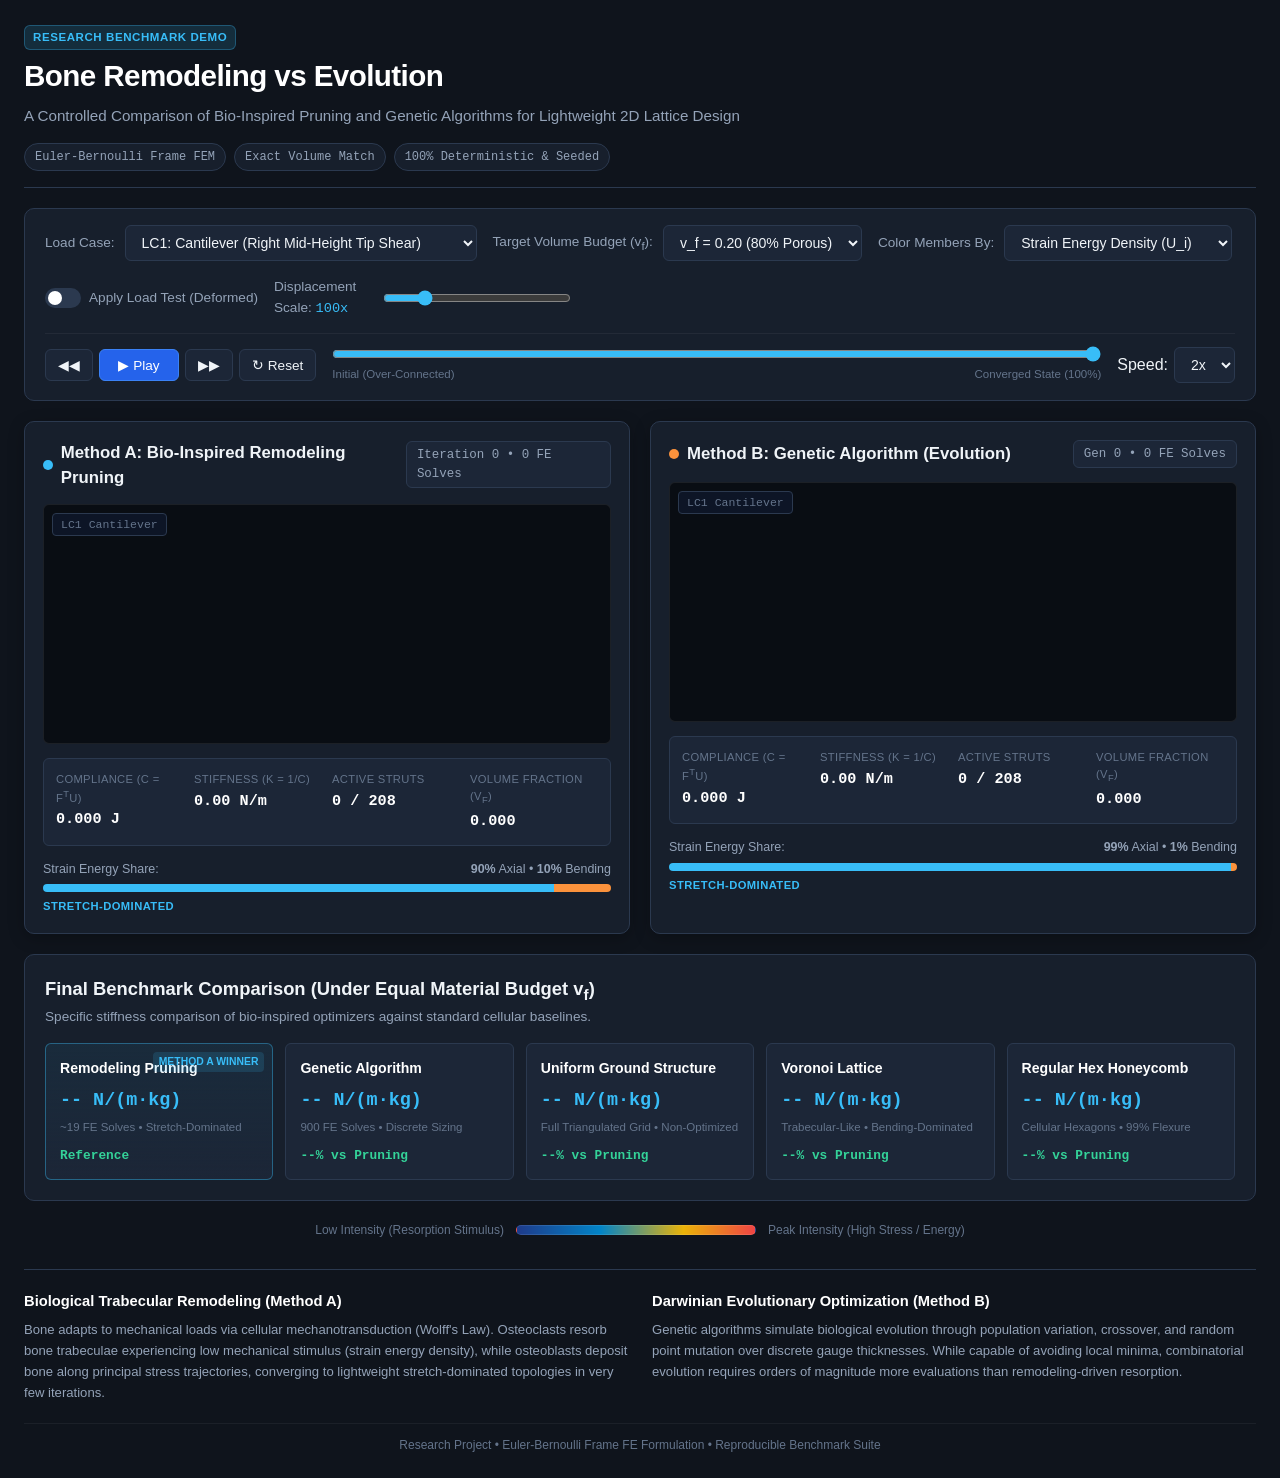
<file: index.html>
<!DOCTYPE html>
<html lang="en">
<head>
  <meta charset="UTF-8">
  <meta http-equiv="refresh" content="0; url=demo/index.html">
  <title>Lattice-Bio: Bone Remodeling vs Evolution</title>
</head>
<body>
  <p>Redirecting to the <a href="demo/index.html">Lattice-Bio Interactive Web Demonstration</a>...</p>
</body>
</html>
</file>
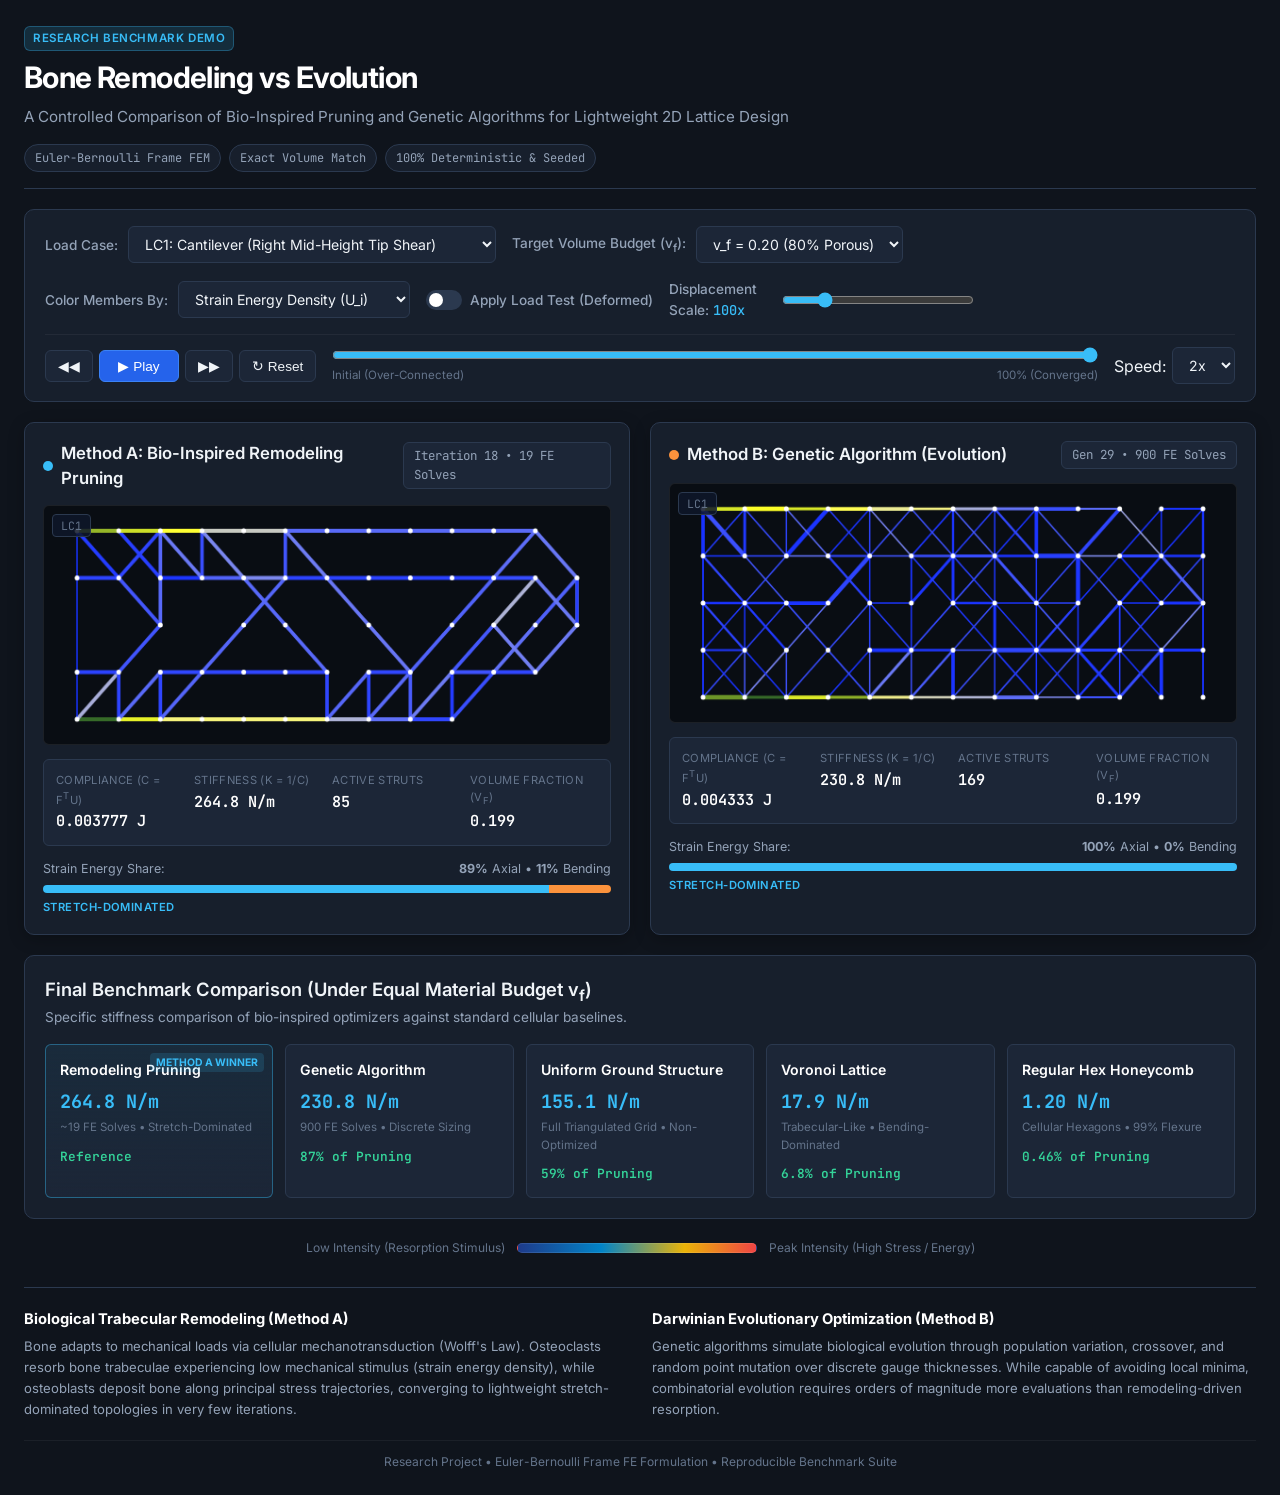
<file: demo/index.html>
<!DOCTYPE html>
<html lang="en">
<head>
  <meta charset="UTF-8">
  <meta name="viewport" content="width=device-width, initial-scale=1.0">
  <title>Bone Remodeling vs Evolution: Lightweight 2D Lattice Benchmark</title>
  <link rel="stylesheet" href="style.css">
  <link rel="preconnect" href="https://fonts.googleapis.com">
  <link rel="preconnect" href="https://fonts.gstatic.com" crossorigin>
  <link href="https://fonts.googleapis.com/css2?family=Inter:wght@300;400;500;600;700&family=JetBrains+Mono:wght@400;500;600&display=swap" rel="stylesheet">
</head>
<body>
  <div class="app-container">
    <!-- Top Header -->
    <header class="app-header">
      <div class="header-content">
        <div class="title-group">
          <span class="badge">Research Benchmark Demo</span>
          <h1>Bone Remodeling vs Evolution</h1>
          <p class="subtitle">A Controlled Comparison of Bio-Inspired Pruning and Genetic Algorithms for Lightweight 2D Lattice Design</p>
        </div>
        <div class="meta-badges">
          <span class="tag">Euler-Bernoulli Frame FEM</span>
          <span class="tag">Exact Volume Match</span>
          <span class="tag">100% Deterministic & Seeded</span>
        </div>
      </div>
    </header>

    <!-- Global Controls Toolbar -->
    <section class="toolbar-section">
      <div class="control-row">
        <!-- Load Case Selection -->
        <div class="control-group">
          <label for="loadCaseSelect">Load Case:</label>
          <select id="loadCaseSelect">
            <option value="LC1">LC1: Cantilever (Right Mid-Height Tip Shear)</option>
            <option value="LC2">LC2: Simply Supported (Top Central Load)</option>
            <option value="LC3">LC3: Compression Block (Distributed Downward)</option>
          </select>
        </div>

        <!-- Volume Fraction Selection -->
        <div class="control-group">
          <label for="vfSelect">Target Volume Budget (v<sub>f</sub>):</label>
          <select id="vfSelect">
            <option value="0.2">v_f = 0.20 (80% Porous)</option>
            <option value="0.3">v_f = 0.30 (70% Porous)</option>
            <option value="0.4">v_f = 0.40 (60% Porous)</option>
          </select>
        </div>

        <!-- Color Map Mode -->
        <div class="control-group">
          <label for="colorModeSelect">Color Members By:</label>
          <select id="colorModeSelect">
            <option value="energy">Strain Energy Density (U_i)</option>
            <option value="stress">Peak Normal Stress (σ_max)</option>
            <option value="thickness">Cross-Section Thickness (t)</option>
          </select>
        </div>

        <!-- Load Test / Deformed View Toggle -->
        <div class="control-group toggle-group">
          <label class="switch-label">
            <input type="checkbox" id="deformToggle">
            <span class="slider"></span>
            <span class="label-text">Apply Load Test (Deformed)</span>
          </label>
        </div>

        <!-- Deformation Scale Slider -->
        <div class="control-group scale-group" id="scaleControlGroup">
          <label for="defScaleSlider">Displacement Scale: <span id="scaleValue">100x</span></label>
          <input type="range" id="defScaleSlider" min="1" max="500" value="100">
        </div>
      </div>

      <!-- Playback Timeline Controls -->
      <div class="timeline-row">
        <div class="playback-buttons">
          <button id="btnStepBack" title="Step Back (Previous Iteration)">&#9664;&#9664;</button>
          <button id="btnPlayPause" class="btn-primary" title="Play / Pause Replay">&#9654; Play</button>
          <button id="btnStepForward" title="Step Forward (Next Iteration)">&#9654;&#9654;</button>
          <button id="btnReset" title="Reset to Initial State">&#8635; Reset</button>
        </div>

        <div class="scrubber-container">
          <input type="range" id="timelineScrubber" min="0" max="100" value="100">
          <div class="timeline-labels">
            <span>Initial (Over-Connected)</span>
            <span id="timelineProgressText">Converged State (100%)</span>
          </div>
        </div>

        <div class="speed-control">
          <label for="speedSelect">Speed:</label>
          <select id="speedSelect">
            <option value="1">1x</option>
            <option value="2" selected>2x</option>
            <option value="5">5x</option>
          </select>
        </div>
      </div>
    </section>

    <!-- Main Dual Synchronized Viewport -->
    <main class="viewports-grid">
      <!-- Left Panel: Method A (Bio-Inspired Pruning) -->
      <div class="viewport-card" id="cardMethodA">
        <div class="card-header">
          <div class="method-title">
            <span class="indicator indicator-pruning"></span>
            <h2>Method A: Bio-Inspired Remodeling Pruning</h2>
          </div>
          <div class="method-stats-badge" id="badgeA">
            Iteration <span id="iterA">0</span> &bull; <span id="solvesA">0</span> FE Solves
          </div>
        </div>

        <div class="canvas-container">
          <canvas id="canvasA" width="600" height="240"></canvas>
          <div class="canvas-overlay" id="overlayA">
            <div class="load-case-indicator" id="lcBadgeA">LC1 Cantilever</div>
          </div>
        </div>

        <!-- Scoreboard A -->
        <div class="metrics-grid">
          <div class="metric-item">
            <span class="m-label">Compliance (C = F<sup>T</sup>u)</span>
            <span class="m-val" id="compA">0.000 J</span>
          </div>
          <div class="metric-item">
            <span class="m-label">Stiffness (K = 1/C)</span>
            <span class="m-val" id="stiffA">0.00 N/m</span>
          </div>
          <div class="metric-item">
            <span class="m-label">Active Struts</span>
            <span class="m-val" id="membersA">0 / 208</span>
          </div>
          <div class="metric-item">
            <span class="m-label">Volume Fraction (v<sub>f</sub>)</span>
            <span class="m-val" id="vfA">0.000</span>
          </div>
        </div>

        <!-- Kinematic Energy Bar A -->
        <div class="energy-share-bar-container">
          <div class="bar-label">
            <span>Strain Energy Share:</span>
            <span><strong id="axShareA">90%</strong> Axial &bull; <strong id="bendShareA">10%</strong> Bending</span>
          </div>
          <div class="progress-bar">
            <div class="bar-axial" id="barAxialA" style="width: 90%;"></div>
            <div class="bar-bending" id="barBendingA" style="width: 10%;"></div>
          </div>
          <div class="kinematic-tag" id="kinTagA">Stretch-Dominated</div>
        </div>
      </div>

      <!-- Right Panel: Method B (Genetic Algorithm) -->
      <div class="viewport-card" id="cardMethodB">
        <div class="card-header">
          <div class="method-title">
            <span class="indicator indicator-ga"></span>
            <h2>Method B: Genetic Algorithm (Evolution)</h2>
          </div>
          <div class="method-stats-badge" id="badgeB">
            Gen <span id="iterB">0</span> &bull; <span id="solvesB">0</span> FE Solves
          </div>
        </div>

        <div class="canvas-container">
          <canvas id="canvasB" width="600" height="240"></canvas>
          <div class="canvas-overlay" id="overlayB">
            <div class="load-case-indicator" id="lcBadgeB">LC1 Cantilever</div>
          </div>
        </div>

        <!-- Scoreboard B -->
        <div class="metrics-grid">
          <div class="metric-item">
            <span class="m-label">Compliance (C = F<sup>T</sup>u)</span>
            <span class="m-val" id="compB">0.000 J</span>
          </div>
          <div class="metric-item">
            <span class="m-label">Stiffness (K = 1/C)</span>
            <span class="m-val" id="stiffB">0.00 N/m</span>
          </div>
          <div class="metric-item">
            <span class="m-label">Active Struts</span>
            <span class="m-val" id="membersB">0 / 208</span>
          </div>
          <div class="metric-item">
            <span class="m-label">Volume Fraction (v<sub>f</sub>)</span>
            <span class="m-val" id="vfB">0.000</span>
          </div>
        </div>

        <!-- Kinematic Energy Bar B -->
        <div class="energy-share-bar-container">
          <div class="bar-label">
            <span>Strain Energy Share:</span>
            <span><strong id="axShareB">99%</strong> Axial &bull; <strong id="bendShareB">1%</strong> Bending</span>
          </div>
          <div class="progress-bar">
            <div class="bar-axial" id="barAxialB" style="width: 99%;"></div>
            <div class="bar-bending" id="barBendingB" style="width: 1%;"></div>
          </div>
          <div class="kinematic-tag" id="kinTagB">Stretch-Dominated</div>
        </div>
      </div>
    </main>

    <!-- Baseline Benchmark Comparison Panel -->
    <section class="baselines-section">
      <div class="section-header">
        <h3>Final Benchmark Comparison (Under Equal Material Budget v<sub>f</sub>)</h3>
        <p>Specific stiffness comparison of bio-inspired optimizers against standard cellular baselines.</p>
      </div>

      <div class="baseline-cards-row">
        <!-- Pruning Card -->
        <div class="b-card winner-card">
          <div class="b-card-badge">Method A Winner</div>
          <h4>Remodeling Pruning</h4>
          <div class="b-stiff" id="baseStiffPruning">-- N/(m·kg)</div>
          <div class="b-sub">~19 FE Solves &bull; Stretch-Dominated</div>
          <div class="b-rel" id="baseRelPruning">Reference</div>
        </div>

        <!-- GA Card -->
        <div class="b-card">
          <h4>Genetic Algorithm</h4>
          <div class="b-stiff" id="baseStiffGA">-- N/(m·kg)</div>
          <div class="b-sub">900 FE Solves &bull; Discrete Sizing</div>
          <div class="b-rel" id="baseRelGA">--% vs Pruning</div>
        </div>

        <!-- Uniform Ground Structure -->
        <div class="b-card">
          <h4>Uniform Ground Structure</h4>
          <div class="b-stiff" id="baseStiffUGS">-- N/(m·kg)</div>
          <div class="b-sub">Full Triangulated Grid &bull; Non-Optimized</div>
          <div class="b-rel" id="baseRelUGS">--% vs Pruning</div>
        </div>

        <!-- Voronoi (Trabecular) -->
        <div class="b-card">
          <h4>Voronoi Lattice</h4>
          <div class="b-stiff" id="baseStiffVor">-- N/(m·kg)</div>
          <div class="b-sub">Trabecular-Like &bull; Bending-Dominated</div>
          <div class="b-rel" id="baseRelVor">--% vs Pruning</div>
        </div>

        <!-- Regular Hexagonal Honeycomb -->
        <div class="b-card">
          <h4>Regular Hex Honeycomb</h4>
          <div class="b-stiff" id="baseStiffHC">-- N/(m·kg)</div>
          <div class="b-sub">Cellular Hexagons &bull; 99% Flexure</div>
          <div class="b-rel" id="baseRelHC">--% vs Pruning</div>
        </div>
      </div>
    </section>

    <!-- Colorbar & Legend -->
    <div class="colorbar-legend">
      <span>Low Intensity (Resorption Stimulus)</span>
      <div class="gradient-bar" id="gradientBar"></div>
      <span>Peak Intensity (High Stress / Energy)</span>
    </div>

    <!-- Biological Mechanism Explainer -->
    <footer class="app-footer">
      <div class="footer-grid">
        <div class="footer-col">
          <h4>Biological Trabecular Remodeling (Method A)</h4>
          <p>Bone adapts to mechanical loads via cellular mechanotransduction (Wolff's Law). Osteoclasts resorb bone trabeculae experiencing low mechanical stimulus (strain energy density), while osteoblasts deposit bone along principal stress trajectories, converging to lightweight stretch-dominated topologies in very few iterations.</p>
        </div>
        <div class="footer-col">
          <h4>Darwinian Evolutionary Optimization (Method B)</h4>
          <p>Genetic algorithms simulate biological evolution through population variation, crossover, and random point mutation over discrete gauge thicknesses. While capable of avoiding local minima, combinatorial evolution requires orders of magnitude more evaluations than remodeling-driven resorption.</p>
        </div>
      </div>
      <div class="footer-bottom">
        <p>Research Project &bull; Euler-Bernoulli Frame FE Formulation &bull; Reproducible Benchmark Suite</p>
      </div>
    </footer>
  </div>

  <script src="app.js"></script>
</body>
</html>
</file>
<file: demo/style.css>
/* Clean, modern publication-grade scientific styling */
:root {
  --bg-primary: #0f141c;
  --bg-secondary: #171f2c;
  --bg-card: #1c2637;
  --border-color: #2b394f;
  --text-primary: #f0f4f8;
  --text-secondary: #94a3b8;
  --text-muted: #64748b;
  --accent-pruning: #38bdf8;
  --accent-ga: #fb923c;
  --accent-green: #34d399;
  --accent-red: #f87171;
  --font-sans: 'Inter', -apple-system, BlinkMacSystemFont, 'Segoe UI', Roboto, sans-serif;
  --font-mono: 'JetBrains Mono', monospace;
  --radius-sm: 6px;
  --radius-md: 10px;
  --radius-lg: 14px;
}

* {
  box-sizing: border-box;
  margin: 0;
  padding: 0;
}

body {
  background-color: var(--bg-primary);
  color: var(--text-primary);
  font-family: var(--font-sans);
  line-height: 1.5;
  -webkit-font-smoothing: antialiased;
}

.app-container {
  max-width: 1380px;
  margin: 0 auto;
  padding: 24px;
  display: flex;
  flex-direction: column;
  gap: 20px;
}

/* Header */
.app-header {
  border-bottom: 1px solid var(--border-color);
  padding-bottom: 16px;
}

.header-content {
  display: flex;
  justify-content: space-between;
  align-items: flex-start;
  flex-wrap: wrap;
  gap: 16px;
}

.title-group h1 {
  font-size: 1.85rem;
  font-weight: 700;
  letter-spacing: -0.02em;
  color: #ffffff;
  margin: 4px 0 6px 0;
}

.title-group .subtitle {
  color: var(--text-secondary);
  font-size: 0.95rem;
}

.badge {
  display: inline-block;
  font-size: 0.72rem;
  font-weight: 600;
  text-transform: uppercase;
  letter-spacing: 0.05em;
  padding: 3px 8px;
  border-radius: var(--radius-sm);
  background: rgba(56, 189, 248, 0.15);
  color: var(--accent-pruning);
  border: 1px solid rgba(56, 189, 248, 0.3);
}

.meta-badges {
  display: flex;
  gap: 8px;
  flex-wrap: wrap;
}

.meta-badges .tag {
  font-size: 0.75rem;
  background: var(--bg-secondary);
  border: 1px solid var(--border-color);
  color: var(--text-secondary);
  padding: 4px 10px;
  border-radius: 20px;
  font-family: var(--font-mono);
}

/* Toolbar */
.toolbar-section {
  background: var(--bg-secondary);
  border: 1px solid var(--border-color);
  border-radius: var(--radius-md);
  padding: 16px 20px;
  display: flex;
  flex-direction: column;
  gap: 14px;
}

.control-row {
  display: flex;
  flex-wrap: wrap;
  gap: 16px;
  align-items: center;
}

.control-group {
  display: flex;
  align-items: center;
  gap: 10px;
}

.control-group label {
  font-size: 0.85rem;
  color: var(--text-secondary);
  font-weight: 500;
}

select {
  background: var(--bg-card);
  color: var(--text-primary);
  border: 1px solid var(--border-color);
  padding: 8px 12px;
  border-radius: var(--radius-sm);
  font-size: 0.88rem;
  outline: none;
  font-family: var(--font-sans);
  cursor: pointer;
  transition: border-color 0.15s ease;
}

select:hover, select:focus {
  border-color: var(--accent-pruning);
}

/* Toggle Switch */
.switch-label {
  display: flex;
  align-items: center;
  gap: 8px;
  cursor: pointer;
  position: relative;
}

.switch-label input {
  opacity: 0;
  width: 0;
  height: 0;
  position: absolute;
}

.slider {
  width: 36px;
  height: 20px;
  background-color: var(--border-color);
  border-radius: 20px;
  position: relative;
  transition: 0.2s;
}

.slider:before {
  content: "";
  position: absolute;
  height: 14px;
  width: 14px;
  left: 3px;
  bottom: 3px;
  background-color: white;
  border-radius: 50%;
  transition: 0.2s;
}

input:checked + .slider {
  background-color: var(--accent-green);
}

input:checked + .slider:before {
  transform: translateX(16px);
}

.label-text {
  font-size: 0.85rem;
  font-weight: 500;
}

.scale-group {
  display: flex;
  align-items: center;
  gap: 8px;
}

.scale-group span {
  font-family: var(--font-mono);
  font-size: 0.85rem;
  color: var(--accent-pruning);
}

/* Timeline Controls */
.timeline-row {
  display: flex;
  align-items: center;
  gap: 16px;
  border-top: 1px solid rgba(255, 255, 255, 0.05);
  padding-top: 12px;
  flex-wrap: wrap;
}

.playback-buttons {
  display: flex;
  gap: 6px;
}

button {
  background: var(--bg-card);
  color: var(--text-primary);
  border: 1px solid var(--border-color);
  padding: 7px 12px;
  border-radius: var(--radius-sm);
  font-size: 0.85rem;
  cursor: pointer;
  transition: all 0.15s ease;
  font-weight: 500;
}

button:hover {
  background: var(--border-color);
}

.btn-primary {
  background: #2563eb;
  border-color: #3b82f6;
  color: white;
  min-width: 80px;
}

.btn-primary:hover {
  background: #1d4ed8;
}

.scrubber-container {
  flex: 1;
  min-width: 200px;
  display: flex;
  flex-direction: column;
  gap: 4px;
}

input[type=range] {
  width: 100%;
  accent-color: var(--accent-pruning);
  cursor: pointer;
}

.timeline-labels {
  display: flex;
  justify-content: space-between;
  font-size: 0.72rem;
  color: var(--text-muted);
}

.speed-control {
  display: flex;
  align-items: center;
  gap: 6px;
}

/* Viewports Grid */
.viewports-grid {
  display: grid;
  grid-template-columns: 1fr 1fr;
  gap: 20px;
}

@media (max-width: 980px) {
  .viewports-grid {
    grid-template-columns: 1fr;
  }
}

.viewport-card {
  background: var(--bg-secondary);
  border: 1px solid var(--border-color);
  border-radius: var(--radius-md);
  padding: 18px;
  display: flex;
  flex-direction: column;
  gap: 14px;
  box-shadow: 0 4px 16px rgba(0, 0, 0, 0.25);
}

.card-header {
  display: flex;
  justify-content: space-between;
  align-items: center;
}

.method-title {
  display: flex;
  align-items: center;
  gap: 8px;
}

.indicator {
  width: 10px;
  height: 10px;
  border-radius: 50%;
}

.indicator-pruning { background: var(--accent-pruning); }
.indicator-ga { background: var(--accent-ga); }

.method-title h2 {
  font-size: 1.05rem;
  font-weight: 600;
}

.method-stats-badge {
  font-size: 0.78rem;
  font-family: var(--font-mono);
  background: var(--bg-card);
  padding: 4px 10px;
  border-radius: var(--radius-sm);
  border: 1px solid var(--border-color);
  color: var(--text-secondary);
}

.canvas-container {
  position: relative;
  background: #090d13;
  border-radius: var(--radius-sm);
  border: 1px solid rgba(255, 255, 255, 0.08);
  overflow: hidden;
  height: 240px;
}

canvas {
  width: 100%;
  height: 100%;
  display: block;
}

.canvas-overlay {
  position: absolute;
  top: 8px;
  left: 8px;
  pointer-events: none;
}

.load-case-indicator {
  font-size: 0.72rem;
  font-family: var(--font-mono);
  background: rgba(15, 23, 42, 0.85);
  border: 1px solid var(--border-color);
  padding: 2px 8px;
  border-radius: 4px;
  color: var(--text-muted);
}

/* Metrics Grid */
.metrics-grid {
  display: grid;
  grid-template-columns: repeat(4, 1fr);
  gap: 10px;
  background: var(--bg-card);
  padding: 12px;
  border-radius: var(--radius-sm);
  border: 1px solid var(--border-color);
}

.metric-item {
  display: flex;
  flex-direction: column;
  gap: 2px;
}

.m-label {
  font-size: 0.7rem;
  color: var(--text-muted);
  text-transform: uppercase;
  letter-spacing: 0.03em;
}

.m-val {
  font-family: var(--font-mono);
  font-size: 0.95rem;
  font-weight: 600;
  color: #ffffff;
}

/* Kinematic Energy Shares */
.energy-share-bar-container {
  display: flex;
  flex-direction: column;
  gap: 6px;
}

.bar-label {
  display: flex;
  justify-content: space-between;
  font-size: 0.78rem;
  color: var(--text-secondary);
}

.progress-bar {
  display: flex;
  height: 8px;
  border-radius: 4px;
  overflow: hidden;
  background: #090d13;
}

.bar-axial {
  background: #38bdf8;
  transition: width 0.2s ease;
}

.bar-bending {
  background: #fb923c;
  transition: width 0.2s ease;
}

.kinematic-tag {
  align-self: flex-start;
  font-size: 0.7rem;
  font-weight: 600;
  text-transform: uppercase;
  color: #38bdf8;
  letter-spacing: 0.04em;
}

/* Baselines Comparison Section */
.baselines-section {
  background: var(--bg-secondary);
  border: 1px solid var(--border-color);
  border-radius: var(--radius-md);
  padding: 20px;
  display: flex;
  flex-direction: column;
  gap: 16px;
}

.section-header h3 {
  font-size: 1.15rem;
  font-weight: 600;
}

.section-header p {
  font-size: 0.85rem;
  color: var(--text-secondary);
}

.baseline-cards-row {
  display: grid;
  grid-template-columns: repeat(5, 1fr);
  gap: 12px;
}

@media (max-width: 1100px) {
  .baseline-cards-row {
    grid-template-columns: repeat(3, 1fr);
  }
}

@media (max-width: 650px) {
  .baseline-cards-row {
    grid-template-columns: 1fr;
  }
}

.b-card {
  background: var(--bg-card);
  border: 1px solid var(--border-color);
  border-radius: var(--radius-sm);
  padding: 14px;
  display: flex;
  flex-direction: column;
  gap: 4px;
  position: relative;
  transition: transform 0.15s ease, border-color 0.15s ease;
}

.b-card:hover {
  transform: translateY(-2px);
  border-color: #475569;
}

.winner-card {
  border-color: rgba(56, 189, 248, 0.4);
  background: linear-gradient(180deg, rgba(56, 189, 248, 0.08) 0%, var(--bg-card) 100%);
}

.b-card-badge {
  position: absolute;
  top: 8px;
  right: 8px;
  font-size: 0.65rem;
  font-weight: 700;
  color: #38bdf8;
  background: rgba(56, 189, 248, 0.15);
  padding: 2px 6px;
  border-radius: 4px;
  text-transform: uppercase;
}

.b-card h4 {
  font-size: 0.88rem;
  font-weight: 600;
  color: #ffffff;
}

.b-stiff {
  font-family: var(--font-mono);
  font-size: 1.15rem;
  font-weight: 700;
  color: #38bdf8;
  margin-top: 4px;
}

.b-sub {
  font-size: 0.72rem;
  color: var(--text-muted);
}

.b-rel {
  font-family: var(--font-mono);
  font-size: 0.8rem;
  font-weight: 600;
  margin-top: 6px;
  color: var(--accent-green);
}

/* Colorbar */
.colorbar-legend {
  display: flex;
  align-items: center;
  justify-content: center;
  gap: 12px;
  font-size: 0.75rem;
  color: var(--text-muted);
}

.gradient-bar {
  width: 240px;
  height: 10px;
  border-radius: 5px;
  background: linear-gradient(90deg, #1e3a8a 0%, #0284c7 35%, #eab308 70%, #ef4444 100%);
  border: 1px solid rgba(255, 255, 255, 0.1);
}

/* Footer Explainer */
.app-footer {
  border-top: 1px solid var(--border-color);
  padding-top: 20px;
  margin-top: 10px;
}

.footer-grid {
  display: grid;
  grid-template-columns: 1fr 1fr;
  gap: 24px;
  margin-bottom: 20px;
}

@media (max-width: 768px) {
  .footer-grid {
    grid-template-columns: 1fr;
  }
}

.footer-col h4 {
  font-size: 0.92rem;
  color: #ffffff;
  margin-bottom: 6px;
}

.footer-col p {
  font-size: 0.82rem;
  color: var(--text-secondary);
  line-height: 1.6;
}

.footer-bottom {
  text-align: center;
  font-size: 0.75rem;
  color: var(--text-muted);
  border-top: 1px solid rgba(255, 255, 255, 0.05);
  padding-top: 12px;
}
</file>
